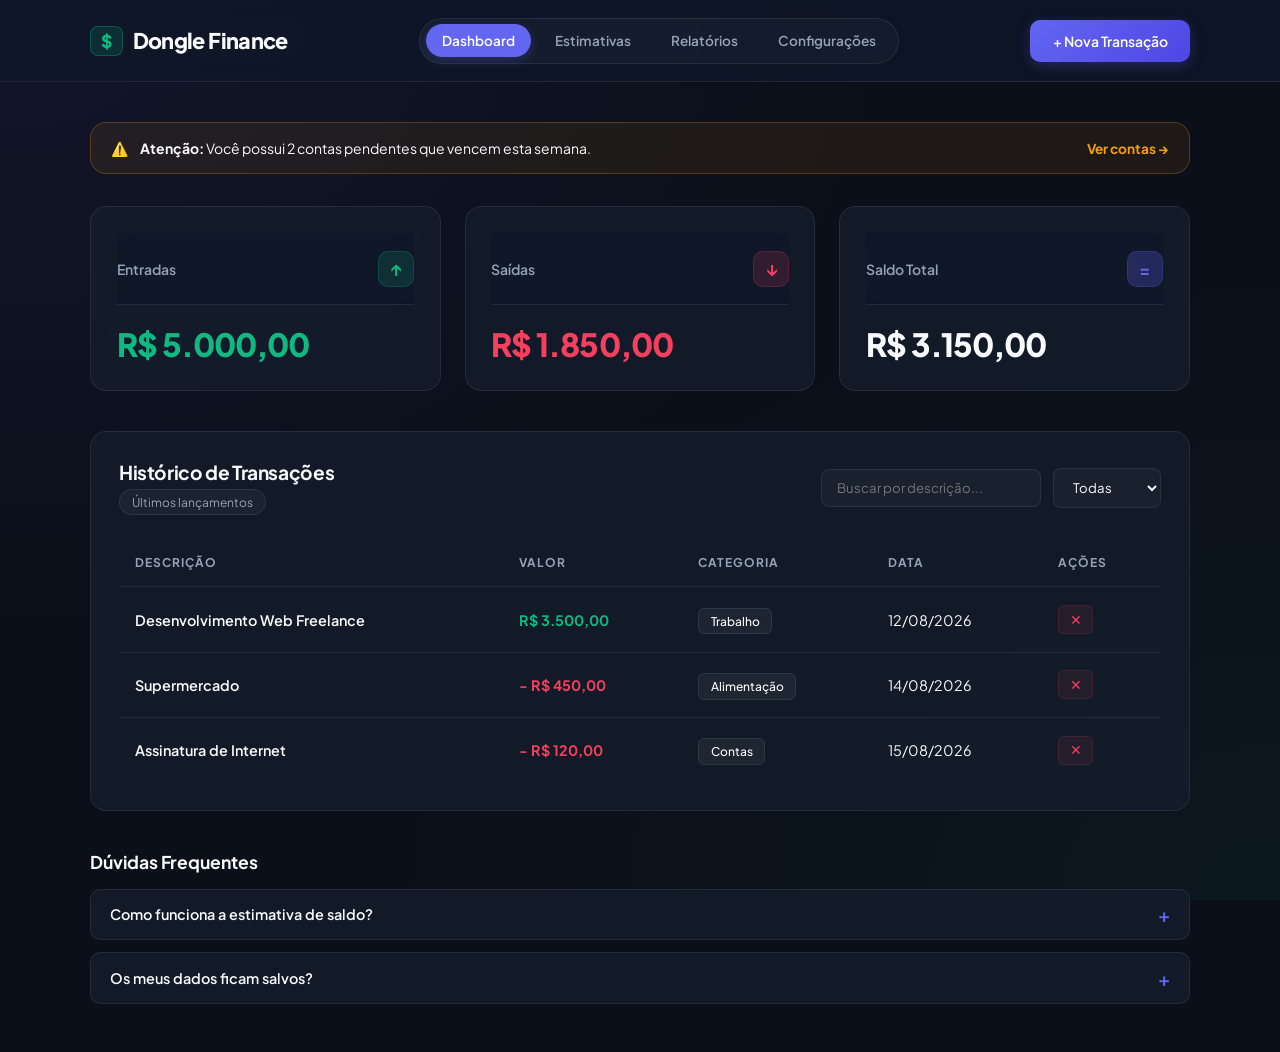
<file: index.html>
<!DOCTYPE html>
<html lang="pt-BR">
<head>
    <meta charset="UTF-8">
    <meta name="viewport" content="width=device-width, initial-scale=1.0">
    <title>Dongle Finance | Dashboard</title>
    <link rel="stylesheet" href="style.css">
</head>
<body>

    <!-- Cabeçalho do App -->
    <header>
        <div class="header-container">
            <div class="logo">
                <span>$</span> Dongle Finance
            </div>
            
            <nav class="nav-menu">
                <a href="index.html" class="nav-link active">Dashboard</a>
                <a href="estimativas.html" class="nav-link">Estimativas</a>
                <a href="relatorios.html" class="nav-link">Relatórios</a>
                <a href="configuracoes.html" class="nav-link">Configurações</a>
            </nav>

            <a href="#modal-transacao" class="btn-primary">+ Nova Transação</a>
        </div>
    </header>

    <main class="dashboard-container">
        <!-- 1. Banner de Alerta -->
        <aside class="alert-banner">
            <div class="alert-content">
                <span class="alert-icon">⚠️</span>
                <p><strong>Atenção:</strong> Você possui 2 contas pendentes que vencem esta semana.</p>
            </div>
            <a href="estimativas.html" class="alert-link">Ver contas &rarr;</a>
        </aside>

        <!-- 2. Cards de Resumo Financeiro -->
        <section class="cards-grid">
            <article class="card card-income">
                <header class="card-header">
                    <span>Entradas</span>
                    <span class="icon">↑</span>
                </header>
                <p class="card-amount" id="total-entradas">R$ 5.000,00</p>
            </article>

            <article class="card card-expense">
                <header class="card-header">
                    <span>Saídas</span>
                    <span class="icon">↓</span>
                </header>
                <p class="card-amount" id="total-saidas">R$ 1.850,00</p>
            </article>

            <article class="card card-total">
                <header class="card-header">
                    <span>Saldo Total</span>
                    <span class="icon">=</span>
                </header>
                <p class="card-amount" id="saldo-total">R$ 3.150,00</p>
            </article>
        </section>

        <!-- 3. Tabela de Extrato / Histórico -->
        <section class="table-section">
            <div class="table-header">
                <div>
                    <h2>Histórico de Transações</h2>
                    <span class="badge">Últimos lançamentos</span>
                </div>

                <div class="table-filters">
                    <input type="text" placeholder="Buscar por descrição..." class="input-search">
                    <select class="select-filter">
                        <option value="todos">Todas</option>
                        <option value="entrada">Entradas</option>
                        <option value="saida">Saídas</option>
                    </select>
                </div>
            </div>

            <div class="table-responsive">
                <table>
                    <thead>
                        <tr>
                            <th>Descrição</th>
                            <th>Valor</th>
                            <th>Categoria</th>
                            <th>Data</th>
                            <th>Ações</th>
                        </tr>
                    </thead>
                    <tbody id="lista-transacoes">
                        <tr class="income">
                            <td class="description">Desenvolvimento Web Freelance</td>
                            <td class="amount">R$ 3.500,00</td>
                            <td><span class="tag-category">Trabalho</span></td>
                            <td>12/08/2026</td>
                            <td><button class="btn-delete" title="Excluir Transação">✕</button></td>
                        </tr>
                        <tr class="expense">
                            <td class="description">Supermercado</td>
                            <td class="amount">- R$ 450,00</td>
                            <td><span class="tag-category">Alimentação</span></td>
                            <td>14/08/2026</td>
                            <td><button class="btn-delete" title="Excluir Transação">✕</button></td>
                        </tr>
                        <tr class="expense">
                            <td class="description">Assinatura de Internet</td>
                            <td class="amount">- R$ 120,00</td>
                            <td><span class="tag-category">Contas</span></td>
                            <td>15/08/2026</td>
                            <td><button class="btn-delete" title="Excluir Transação">✕</button></td>
                        </tr>
                    </tbody>
                </table>
            </div>
        </section>

        <!-- 4. Seção FAQ (Details/Summary) -->
        <section class="faq-section">
            <h3>Dúvidas Frequentes</h3>
            
            <details class="faq-item">
                <summary>Como funciona a estimativa de saldo?</summary>
                <p>A estimativa pega seu saldo atual e calcula a projeção somando os recebimentos futuros pendentes e subtraindo as contas a pagar.</p>
            </details>

            <details class="faq-item">
                <summary>Os meus dados ficam salvos?</summary>
                <p>Sim, ao final da implementação com JavaScript, todas as suas transações ficam salvas de forma segura diretamente no seu navegador (LocalStorage).</p>
            </details>
        </section>
    </main>

    <!-- Modal de Cadastro com Rádios Estilizados -->
    <div id="modal-transacao" class="modal-overlay">
        <div class="modal-content">
            <div class="modal-header">
                <h3>Cadastrar Transação</h3>
                <a href="#" class="btn-close">&times;</a>
            </div>

            <form id="form-transacao">
                <div class="form-group">
                    <label for="descricao">Descrição</label>
                    <input type="text" id="descricao" required placeholder="Ex: Salário, Aluguel, Farmácia">
                </div>

                <!-- Tipo em formato de abas (Radio Buttons) -->
                <div class="form-group">
                    <label>Tipo de Transação</label>
                    <div class="radio-group">
                        <input type="radio" id="tipo-entrada" name="tipo" value="entrada" checked>
                        <label for="tipo-entrada" class="radio-label income-radio">↑ Entrada</label>

                        <input type="radio" id="tipo-saida" name="tipo" value="saida">
                        <label for="tipo-saida" class="radio-label expense-radio">↓ Saída</label>
                    </div>
                </div>

                <div class="form-row">
                    <div class="form-group">
                        <label for="valor">Valor (R$)</label>
                        <input type="number" id="valor" step="0.01" required placeholder="0,00">
                    </div>

                    <div class="form-group">
                        <label for="categoria">Categoria</label>
                        <select id="categoria" required>
                            <option value="alimentacao">Alimentação</option>
                            <option value="trabalho">Trabalho</option>
                            <option value="moradia">Moradia</option>
                            <option value="transporte">Transporte</option>
                            <option value="lazer">Lazer</option>
                            <option value="outros">Outros</option>
                        </select>
                    </div>
                </div>

                <div class="form-row">
                    <div class="form-group">
                        <label for="status">Situação</label>
                        <select id="status" required>
                            <option value="pago">Concluído / Pago</option>
                            <option value="pendente">Pendente / Futuro</option>
                        </select>
                    </div>

                    <div class="form-group">
                        <label for="data">Data de Vencimento/Pagamento</label>
                        <input type="date" id="data" required>
                    </div>
                </div>

                <div class="modal-footer">
                    <a href="#" class="btn-secondary">Cancelar</a>
                    <button type="submit" class="btn-primary">Salvar Transação</button>
                </div>
            </form>
        </div>
    </div>

</body>
</html>
</file>
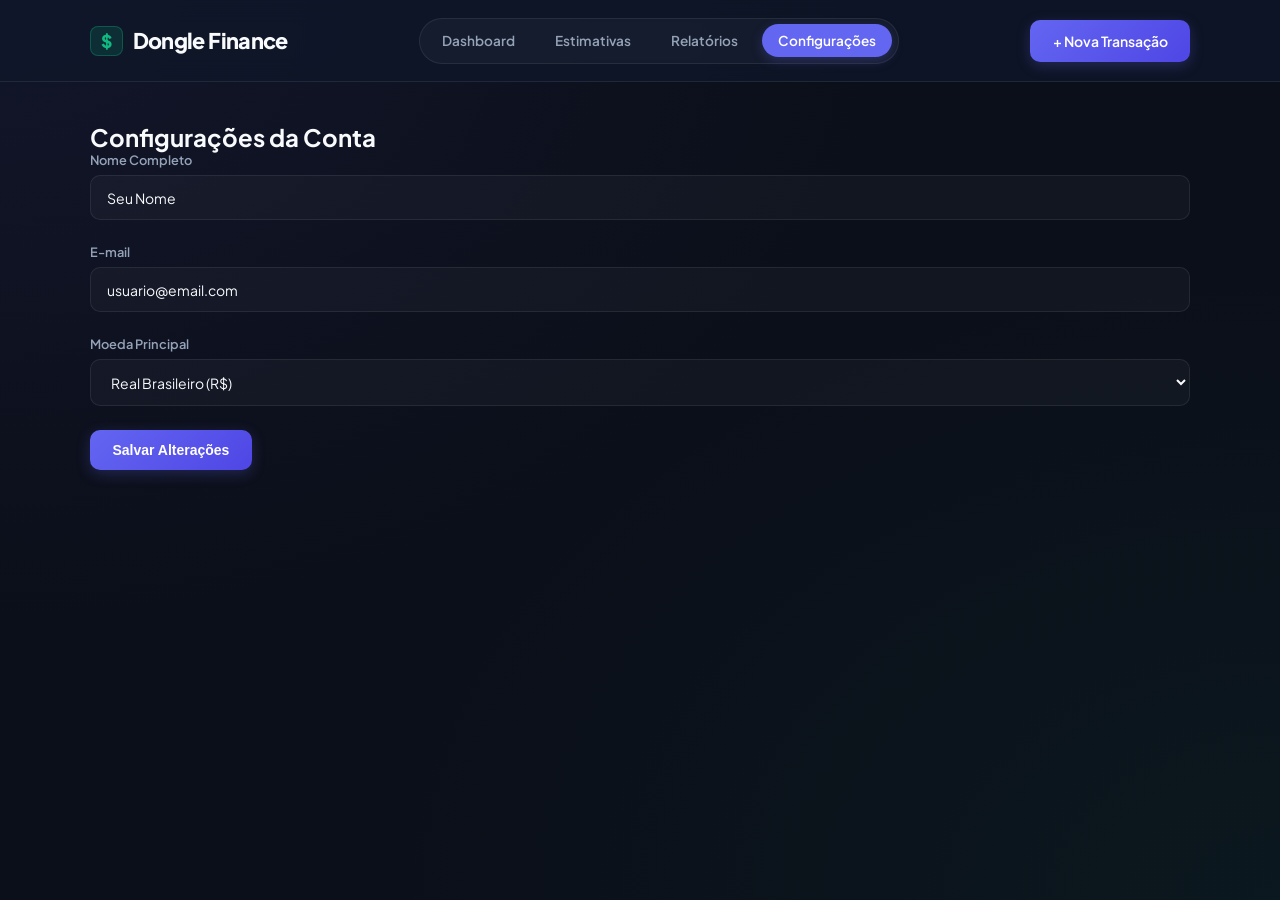
<file: configuracoes.html>
<!DOCTYPE html>
<html lang="pt-BR">
<head>
    <meta charset="UTF-8">
    <meta name="viewport" content="width=device-width, initial-scale=1.0">
    <title>Dongle Finance | Configurações</title>
    <link rel="stylesheet" href="style.css">
</head>
<body>

    <header>
        <div class="header-container">
            <div class="logo">
                <span>$</span> Dongle Finance
            </div>
            
            <nav class="nav-menu">
                <a href="index.html" class="nav-link">Dashboard</a>
                <a href="estimativas.html" class="nav-link">Estimativas</a>
                <a href="relatorios.html" class="nav-link">Relatórios</a>
                <a href="configuracoes.html" class="nav-link active">Configurações</a>
            </nav>

            <a href="index.html#modal-transacao" class="btn-primary">+ Nova Transação</a>
        </div>
    </header>

    <main class="dashboard-container">
        <h2>Configurações da Conta</h2>

        <div class="settings-card">
            <form style="display: flex; flex-direction: column; gap: 1.5rem;">
                <div class="form-group">
                    <label for="nome">Nome Completo</label>
                    <input type="text" id="nome" value="Seu Nome">
                </div>

                <div class="form-group">
                    <label for="email">E-mail</label>
                    <input type="email" id="email" value="usuario@email.com">
                </div>

                <div class="form-group">
                    <label for="moeda">Moeda Principal</label>
                    <select id="moeda">
                        <option value="BRL">Real Brasileiro (R$)</option>
                        <option value="USD">Dólar Americano ($)</option>
                        <option value="EUR">Euro (€)</option>
                    </select>
                </div>

                <div>
                    <button type="button" class="btn-primary">Salvar Alterações</button>
                </div>
            </form>
        </div>
    </main>

</body>
</html>
</file>
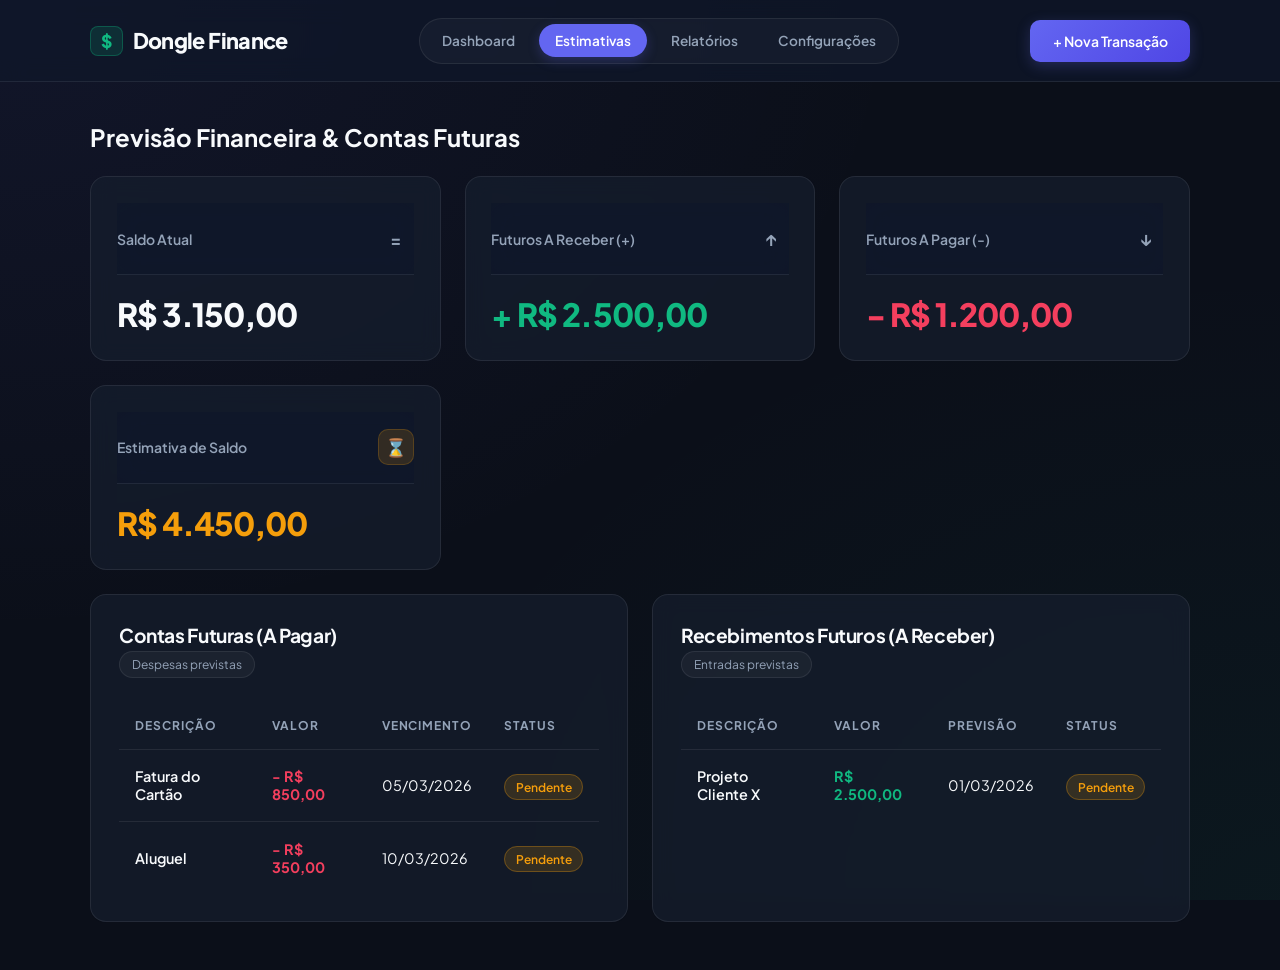
<file: estimativas.html>
<!DOCTYPE html>
<html lang="pt-BR">
<head>
    <meta charset="UTF-8">
    <meta name="viewport" content="width=device-width, initial-scale=1.0">
    <title>Dongle Finance | Estimativas Futuras</title>
    <link rel="stylesheet" href="style.css">
</head>
<body>

    <header>
        <div class="header-container">
            <div class="logo">
                <span>$</span> Dongle Finance
            </div>
            
            <nav class="nav-menu">
                <a href="index.html" class="nav-link">Dashboard</a>
                <a href="estimativas.html" class="nav-link active">Estimativas</a>
                <a href="relatorios.html" class="nav-link">Relatórios</a>
                <a href="configuracoes.html" class="nav-link">Configurações</a>
            </nav>

            <a href="index.html#modal-transacao" class="btn-primary">+ Nova Transação</a>
        </div>
    </header>

    <main class="dashboard-container">
        <h2>Previsão Financeira & Contas Futuras</h2>

        <!-- Cards com o Cálculo da Estimativa -->
        <section class="cards-grid" style="margin-top: 1.5rem;">
            <article class="card">
                <header class="card-header">
                    <span>Saldo Atual</span>
                    <span class="icon">=</span>
                </header>
                <p class="card-amount" id="saldo-atual-estimativa">R$ 3.150,00</p>
            </article>

            <article class="card">
                <header class="card-header">
                    <span>Futuros A Receber (+)</span>
                    <span class="icon">↑</span>
                </header>
                <p class="card-amount" style="color: var(--income);">+ R$ 2.500,00</p>
            </article>

            <article class="card">
                <header class="card-header">
                    <span>Futuros A Pagar (-)</span>
                    <span class="icon">↓</span>
                </header>
                <p class="card-amount" style="color: var(--expense);">- R$ 1.200,00</p>
            </article>

            <article class="card card-projected">
                <header class="card-header">
                    <span>Estimativa de Saldo</span>
                    <span class="icon">⌛</span>
                </header>
                <p class="card-amount" id="saldo-projetado">R$ 4.450,00</p>
            </article>
        </section>

        <!-- Tabelas de Lançamentos Futuros -->
        <div class="future-grid">
            
            <!-- Contas Futuras a Pagar -->
            <section class="table-section" style="margin-top: 0;">
                <div class="table-header">
                    <div>
                        <h2>Contas Futuras (A Pagar)</h2>
                        <span class="badge">Despesas previstas</span>
                    </div>
                </div>

                <div class="table-responsive">
                    <table>
                        <thead>
                            <tr>
                                <th>Descrição</th>
                                <th>Valor</th>
                                <th>Vencimento</th>
                                <th>Status</th>
                            </tr>
                        </thead>
                        <tbody>
                            <tr class="expense">
                                <td class="description">Fatura do Cartão</td>
                                <td class="amount">- R$ 850,00</td>
                                <td>05/03/2026</td>
                                <td><span class="status-badge status-pending">Pendente</span></td>
                            </tr>
                            <tr class="expense">
                                <td class="description">Aluguel</td>
                                <td class="amount">- R$ 350,00</td>
                                <td>10/03/2026</td>
                                <td><span class="status-badge status-pending">Pendente</span></td>
                            </tr>
                        </tbody>
                    </table>
                </div>
            </section>

            <!-- Recebimentos Futuros -->
            <section class="table-section" style="margin-top: 0;">
                <div class="table-header">
                    <div>
                        <h2>Recebimentos Futuros (A Receber)</h2>
                        <span class="badge">Entradas previstas</span>
                    </div>
                </div>

                <div class="table-responsive">
                    <table>
                        <thead>
                            <tr>
                                <th>Descrição</th>
                                <th>Valor</th>
                                <th>Previsão</th>
                                <th>Status</th>
                            </tr>
                        </thead>
                        <tbody>
                            <tr class="income">
                                <td class="description">Projeto Cliente X</td>
                                <td class="amount">R$ 2.500,00</td>
                                <td>01/03/2026</td>
                                <td><span class="status-badge status-pending">Pendente</span></td>
                            </tr>
                        </tbody>
                    </table>
                </div>
            </section>

        </div>
    </main>

</body>
</html>
</file>
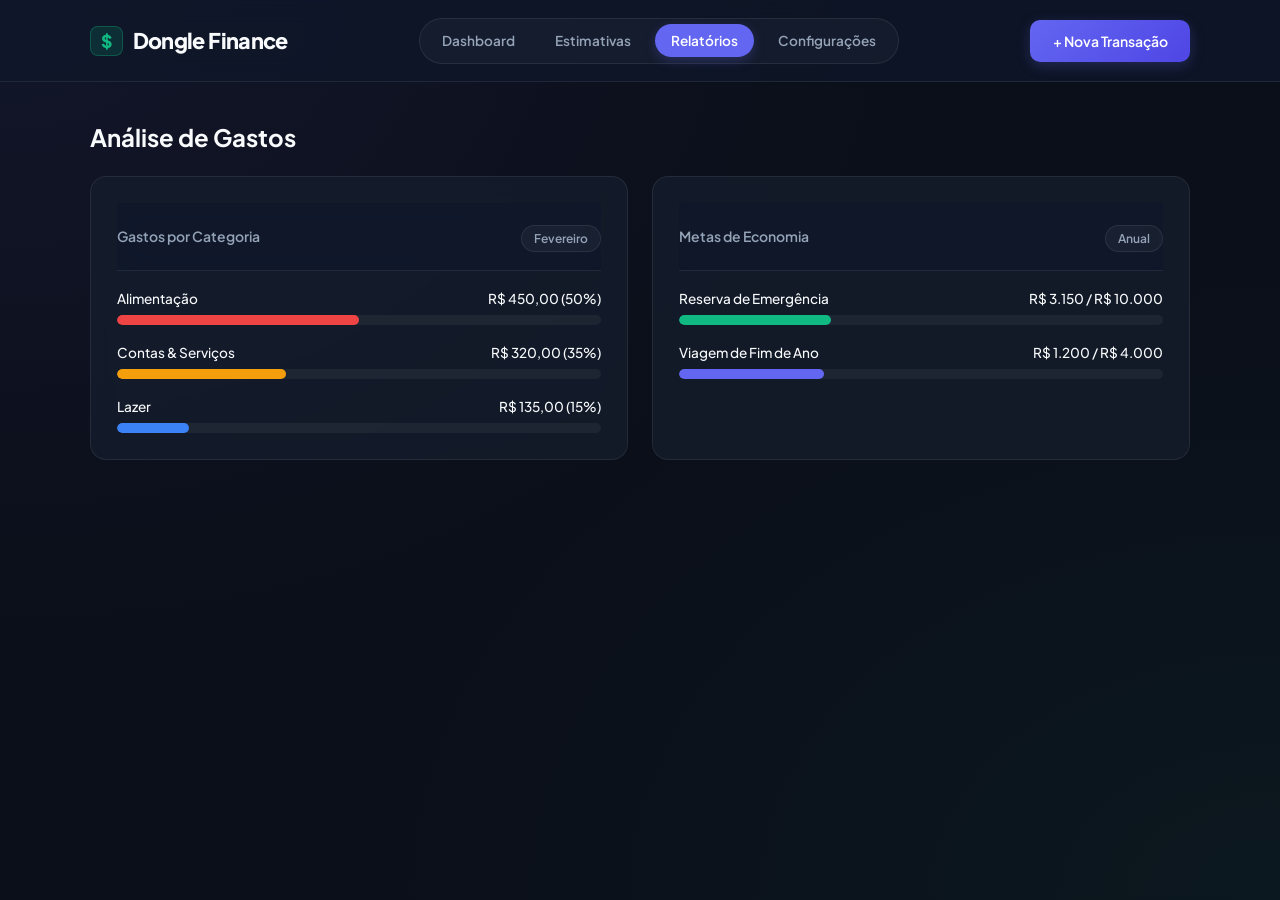
<file: relatorios.html>
<!DOCTYPE html>
<html lang="pt-BR">
<head>
    <meta charset="UTF-8">
    <meta name="viewport" content="width=device-width, initial-scale=1.0">
    <title>Dongle Finance | Relatórios</title>
    <link rel="stylesheet" href="style.css">
</head>
<body>

    <header>
        <div class="header-container">
            <div class="logo">
                <span>$</span> Dongle Finance
            </div>
            
            <nav class="nav-menu">
                <a href="index.html" class="nav-link">Dashboard</a>
                <a href="estimativas.html" class="nav-link">Estimativas</a>
                <a href="relatorios.html" class="nav-link active">Relatórios</a>
                <a href="configuracoes.html" class="nav-link">Configurações</a>
            </nav>

            <a href="index.html#modal-transacao" class="btn-primary">+ Nova Transação</a>
        </div>
    </header>

    <main class="dashboard-container">
        <h2>Análise de Gastos</h2>

        <div class="reports-grid">
            <section class="card">
                <header class="card-header">
                    <span>Gastos por Categoria</span>
                    <span class="badge">Fevereiro</span>
                </header>

                <div class="category-progress">
                    <div class="progress-item">
                        <div class="progress-info">
                            <span>Alimentação</span>
                            <span>R$ 450,00 (50%)</span>
                        </div>
                        <div class="progress-bar">
                            <div class="progress-fill" style="width: 50%; background-color: #EF4444;"></div>
                        </div>
                    </div>

                    <div class="progress-item">
                        <div class="progress-info">
                            <span>Contas & Serviços</span>
                            <span>R$ 320,00 (35%)</span>
                        </div>
                        <div class="progress-bar">
                            <div class="progress-fill" style="width: 35%; background-color: #F59E0B;"></div>
                        </div>
                    </div>

                    <div class="progress-item">
                        <div class="progress-info">
                            <span>Lazer</span>
                            <span>R$ 135,00 (15%)</span>
                        </div>
                        <div class="progress-bar">
                            <div class="progress-fill" style="width: 15%; background-color: #3B82F6;"></div>
                        </div>
                    </div>
                </div>
            </section>

            <section class="card">
                <header class="card-header">
                    <span>Metas de Economia</span>
                    <span class="badge">Anual</span>
                </header>

                <div class="category-progress">
                    <div class="progress-item">
                        <div class="progress-info">
                            <span>Reserva de Emergência</span>
                            <span>R$ 3.150 / R$ 10.000</span>
                        </div>
                        <div class="progress-bar">
                            <div class="progress-fill" style="width: 31.5%; background-color: #10B981;"></div>
                        </div>
                    </div>

                    <div class="progress-item">
                        <div class="progress-info">
                            <span>Viagem de Fim de Ano</span>
                            <span>R$ 1.200 / R$ 4.000</span>
                        </div>
                        <div class="progress-bar">
                            <div class="progress-fill" style="width: 30%; background-color: #6366F1;"></div>
                        </div>
                    </div>
                </div>
            </section>
        </div>
    </main>

</body>
</html>
</file>
<file: style.css>
@import url('https://fonts.googleapis.com/css2?family=Plus+Jakarta+Sans:wght@400;500;600;700;800&display=swap');

:root {
    /* Cores de Fundo */
    --bg-main: #0B0F19;
    --card-bg: rgba(22, 30, 46, 0.7);
    --card-bg-solid: #161E2E;
    --card-border: rgba(255, 255, 255, 0.08);
    --card-border-hover: rgba(255, 255, 255, 0.18);

    /* Cores de Texto */
    --text-primary: #F8FAFC;
    --text-muted: #94A3B8;

    /* Destaques Financeiros (Neon Tech) */
    --income: #10B981;
    --income-glow: rgba(16, 185, 129, 0.15);
    --expense: #F43F5E;
    --expense-glow: rgba(244, 63, 94, 0.15);
    --accent: #6366F1;
    --accent-hover: #4F46E5;
    --accent-glow: rgba(99, 102, 241, 0.25);
    
    --pending: #F59E0B;
    --pending-glow: rgba(245, 158, 11, 0.15);

    --font-family: 'Plus Jakarta Sans', sans-serif;
    --radius: 16px;
    --transition: all 0.25s cubic-bezier(0.4, 0, 0.2, 1);
}

* {
    margin: 0;
    padding: 0;
    box-sizing: border-box;
}

body {
    background-color: var(--bg-main);
    background-image: 
        radial-gradient(at 0% 0%, rgba(99, 102, 241, 0.08) 0px, transparent 50%),
        radial-gradient(at 100% 100%, rgba(16, 185, 129, 0.05) 0px, transparent 50%);
    background-attachment: fixed;
    color: var(--text-primary);
    font-family: var(--font-family);
    min-height: 100vh;
    padding-bottom: 3rem;
    -webkit-font-smoothing: antialiased;
}

/* --- Cabeçalho Moderno --- */
header {
    background-color: rgba(15, 23, 42, 0.75);
    backdrop-filter: blur(12px);
    -webkit-backdrop-filter: blur(12px);
    border-bottom: 1px solid var(--card-border);
    position: sticky;
    top: 0;
    z-index: 100;
    padding: 1.1rem 0;
}

.header-container {
    max-width: 1100px;
    width: 90%;
    margin: 0 auto;
    display: flex;
    justify-content: space-between;
    align-items: center;
}

.logo {
    font-size: 1.35rem;
    font-weight: 800;
    display: flex;
    align-items: center;
    gap: 0.6rem;
    letter-spacing: -0.03em;
}

.logo span {
    color: var(--income);
    background: var(--income-glow);
    border: 1px solid rgba(16, 185, 129, 0.3);
    padding: 0.2rem 0.65rem;
    border-radius: 8px;
    font-size: 1.1rem;
}

/* Menu de Navegação */
.nav-menu {
    display: flex;
    gap: 0.5rem;
    background: rgba(255, 255, 255, 0.03);
    padding: 0.35rem;
    border-radius: 30px;
    border: 1px solid var(--card-border);
}

.nav-link {
    color: var(--text-muted);
    text-decoration: none;
    font-size: 0.85rem;
    font-weight: 600;
    padding: 0.5rem 1rem;
    border-radius: 20px;
    transition: var(--transition);
}

.nav-link:hover {
    color: var(--text-primary);
}

.nav-link.active {
    color: #FFF;
    background-color: var(--accent);
    box-shadow: 0 4px 12px var(--accent-glow);
}

/* Botões */
.btn-primary {
    background: linear-gradient(135deg, var(--accent), var(--accent-hover));
    color: #FFF;
    text-decoration: none;
    padding: 0.75rem 1.4rem;
    border-radius: 10px;
    font-weight: 600;
    font-size: 0.875rem;
    border: none;
    cursor: pointer;
    box-shadow: 0 4px 14px var(--accent-glow);
    transition: var(--transition);
    display: inline-block;
}

.btn-primary:hover {
    transform: translateY(-2px);
    box-shadow: 0 6px 20px rgba(99, 102, 241, 0.4);
}

.btn-secondary {
    background-color: transparent;
    color: var(--text-muted);
    text-decoration: none;
    padding: 0.75rem 1.25rem;
    border-radius: 10px;
    font-size: 0.875rem;
    font-weight: 500;
    transition: var(--transition);
}

.btn-secondary:hover {
    color: var(--text-primary);
    background: rgba(255, 255, 255, 0.05);
}

/* Dashboard Layout */
.dashboard-container {
    max-width: 1100px;
    width: 90%;
    margin: 2.5rem auto 0;
}

/* --- Banner de Alerta --- */
.alert-banner {
    background: rgba(245, 158, 11, 0.08);
    border: 1px solid rgba(245, 158, 11, 0.25);
    border-radius: var(--radius);
    padding: 1rem 1.25rem;
    margin-bottom: 2rem;
    display: flex;
    justify-content: space-between;
    align-items: center;
    gap: 1rem;
}

.alert-content {
    display: flex;
    align-items: center;
    gap: 0.75rem;
    font-size: 0.875rem;
}

.alert-link {
    color: var(--pending);
    text-decoration: none;
    font-size: 0.85rem;
    font-weight: 700;
    white-space: nowrap;
}

.alert-link:hover { text-decoration: underline; }

/* --- Cards de Resumo --- */
.cards-grid {
    display: grid;
    grid-template-columns: repeat(auto-fit, minmax(280px, 1fr));
    gap: 1.5rem;
}

.card {
    background: var(--card-bg);
    backdrop-filter: blur(10px);
    -webkit-backdrop-filter: blur(10px);
    border: 1px solid var(--card-border);
    padding: 1.6rem;
    border-radius: var(--radius);
    transition: var(--transition);
}

.card:hover {
    border-color: var(--card-border-hover);
    transform: translateY(-3px);
}

.card-header {
    display: flex;
    justify-content: space-between;
    align-items: center;
    color: var(--text-muted);
    font-size: 0.875rem;
    font-weight: 600;
    margin-bottom: 1.2rem;
}

.card-header .icon {
    font-weight: 700;
    width: 36px;
    height: 36px;
    border-radius: 10px;
    display: flex;
    align-items: center;
    justify-content: center;
    font-size: 1.1rem;
}

.card-income .icon { color: var(--income); background: var(--income-glow); border: 1px solid rgba(16, 185, 129, 0.2); }
.card-expense .icon { color: var(--expense); background: var(--expense-glow); border: 1px solid rgba(244, 63, 94, 0.2); }
.card-total .icon { color: var(--accent); background: var(--accent-glow); border: 1px solid rgba(99, 102, 241, 0.2); }
.card-projected .icon { color: var(--pending); background: var(--pending-glow); border: 1px solid rgba(245, 158, 11, 0.2); }

.card-amount {
    font-size: 2rem;
    font-weight: 800;
    letter-spacing: -0.03em;
}

.card-income .card-amount { color: var(--income); }
.card-expense .card-amount { color: var(--expense); }
.card-projected .card-amount { color: var(--pending); }

/* --- Tabela do Histórico --- */
.table-section {
    background: var(--card-bg);
    backdrop-filter: blur(10px);
    -webkit-backdrop-filter: blur(10px);
    border: 1px solid var(--card-border);
    border-radius: var(--radius);
    margin-top: 2.5rem;
    padding: 1.75rem;
}

.table-header {
    display: flex;
    justify-content: space-between;
    align-items: center;
    margin-bottom: 1.5rem;
}

.table-header h2 {
    font-size: 1.2rem;
    font-weight: 700;
    letter-spacing: -0.02em;
}

.badge {
    font-size: 0.75rem;
    color: var(--text-muted);
    background-color: rgba(255, 255, 255, 0.04);
    padding: 0.3rem 0.75rem;
    border-radius: 20px;
    border: 1px solid var(--card-border);
    display: inline-block;
    margin-top: 0.3rem;
}

.table-filters {
    display: flex;
    gap: 0.75rem;
    align-items: center;
}

.input-search, .select-filter {
    padding: 0.6rem 0.9rem;
    font-size: 0.825rem;
    border-radius: 8px;
}

.input-search { width: 220px; }

.table-responsive {
    overflow-x: auto;
}

table {
    width: 100%;
    border-collapse: separate;
    border-spacing: 0;
    text-align: left;
}

th {
    color: var(--text-muted);
    font-size: 0.75rem;
    font-weight: 700;
    text-transform: uppercase;
    letter-spacing: 0.08em;
    padding: 1rem;
    border-bottom: 1px solid var(--card-border);
}

td {
    padding: 1.1rem 1rem;
    font-size: 0.9rem;
    border-bottom: 1px solid var(--card-border);
    transition: var(--transition);
}

tbody tr:hover td {
    background-color: rgba(255, 255, 255, 0.02);
}

tbody tr:last-child td {
    border-bottom: none;
}

.description { font-weight: 600; }
.income .amount { color: var(--income); font-weight: 700; }
.expense .amount { color: var(--expense); font-weight: 700; }

.tag-category {
    background-color: rgba(255, 255, 255, 0.05);
    color: var(--text-primary);
    padding: 0.3rem 0.7rem;
    border-radius: 6px;
    font-size: 0.75rem;
    font-weight: 500;
    border: 1px solid var(--card-border);
}

.btn-delete {
    background: rgba(244, 63, 94, 0.08);
    border: 1px solid rgba(244, 63, 94, 0.15);
    color: var(--expense);
    cursor: pointer;
    font-size: 0.85rem;
    padding: 0.35rem 0.65rem;
    border-radius: 6px;
    transition: var(--transition);
    position: relative;
}

.btn-delete:hover {
    background-color: var(--expense);
    color: #FFF;
    box-shadow: 0 0 12px var(--expense-glow);
}

/* Badges de Status */
.status-badge {
    padding: 0.3rem 0.65rem;
    border-radius: 20px;
    font-size: 0.75rem;
    font-weight: 600;
}

.status-pending {
    background-color: var(--pending-glow);
    color: var(--pending);
    border: 1px solid rgba(245, 158, 11, 0.3);
}

.status-completed {
    background-color: var(--income-glow);
    color: var(--income);
    border: 1px solid rgba(16, 185, 129, 0.3);
}

/* --- FAQ Accordion (Details/Summary) --- */
.faq-section {
    margin-top: 2.5rem;
    display: flex;
    flex-direction: column;
    gap: 0.75rem;
}

.faq-section h3 {
    font-size: 1.1rem;
    margin-bottom: 0.2rem;
}

.faq-item {
    background: var(--card-bg);
    border: 1px solid var(--card-border);
    border-radius: 10px;
    padding: 0.8rem 1.2rem;
    transition: var(--transition);
}

.faq-item[open] {
    border-color: var(--card-border-hover);
}

.faq-item summary {
    font-weight: 600;
    font-size: 0.9rem;
    cursor: pointer;
    list-style: none;
    display: flex;
    justify-content: space-between;
    align-items: center;
}

.faq-item summary::after {
    content: '+';
    font-size: 1.2rem;
    color: var(--accent);
}

.faq-item[open] summary::after {
    content: '−';
}

.faq-item p {
    margin-top: 0.75rem;
    font-size: 0.85rem;
    color: var(--text-muted);
    line-height: 1.5;
}

/* --- Modal com Animação --- */
.modal-overlay {
    position: fixed;
    top: 0; left: 0; right: 0; bottom: 0;
    background-color: rgba(11, 15, 25, 0.85);
    backdrop-filter: blur(8px);
    -webkit-backdrop-filter: blur(8px);
    display: flex;
    justify-content: center;
    align-items: center;
    opacity: 0;
    pointer-events: none;
    transition: var(--transition);
    z-index: 1000;
}

.modal-overlay:target {
    opacity: 1;
    pointer-events: auto;
}

.modal-content {
    background-color: var(--card-bg-solid);
    border: 1px solid var(--card-border-hover);
    border-radius: 20px;
    width: 90%;
    max-width: 480px;
    padding: 2rem;
    box-shadow: 0 25px 50px -12px rgba(0, 0, 0, 0.7);
    transform: scale(0.95) translateY(-10px);
    transition: var(--transition);
}

.modal-overlay:target .modal-content {
    transform: scale(1) translateY(0);
}

.modal-header {
    display: flex;
    justify-content: space-between;
    align-items: center;
    margin-bottom: 1.5rem;
}

.modal-header h3 {
    font-size: 1.25rem;
    font-weight: 700;
}

.btn-close {
    color: var(--text-muted);
    text-decoration: none;
    font-size: 1.5rem;
    line-height: 1;
    width: 32px;
    height: 32px;
    display: flex;
    align-items: center;
    justify-content: center;
    border-radius: 50%;
    transition: var(--transition);
}

.btn-close:hover {
    color: var(--text-primary);
    background: rgba(255, 255, 255, 0.08);
}

/* Form e Radio Buttons Customizados */
form {
    display: flex;
    flex-direction: column;
    gap: 1.2rem;
}

.form-group {
    display: flex;
    flex-direction: column;
    gap: 0.4rem;
    flex: 1;
}

.form-row {
    display: flex;
    gap: 1rem;
}

label {
    font-size: 0.8rem;
    color: var(--text-muted);
    font-weight: 600;
}

input, select {
    background-color: rgba(255, 255, 255, 0.03);
    border: 1px solid var(--card-border);
    color: var(--text-primary);
    padding: 0.8rem 1rem;
    border-radius: 10px;
    font-family: var(--font-family);
    font-size: 0.875rem;
    outline: none;
    transition: var(--transition);
}

input:focus, select:focus {
    border-color: var(--accent);
    background-color: rgba(255, 255, 255, 0.05);
    box-shadow: 0 0 0 3px var(--accent-glow);
}

/* Radio Buttons Estilizados */
.radio-group {
    display: flex;
    gap: 0.5rem;
    background: rgba(255, 255, 255, 0.03);
    padding: 0.25rem;
    border-radius: 10px;
    border: 1px solid var(--card-border);
}

.radio-group input[type="radio"] {
    display: none;
}

.radio-label {
    flex: 1;
    text-align: center;
    padding: 0.6rem;
    font-size: 0.85rem;
    font-weight: 600;
    border-radius: 8px;
    cursor: pointer;
    transition: var(--transition);
    color: var(--text-muted);
}

.radio-group input[value="entrada"]:checked + .income-radio {
    background-color: var(--income-glow);
    color: var(--income);
    border: 1px solid rgba(16, 185, 129, 0.3);
}

.radio-group input[value="saida"]:checked + .expense-radio {
    background-color: var(--expense-glow);
    color: var(--expense);
    border: 1px solid rgba(244, 63, 94, 0.3);
}

.modal-footer {
    display: flex;
    justify-content: flex-end;
    align-items: center;
    gap: 0.75rem;
    margin-top: 0.5rem;
}

/* Páginas Secundárias */
.reports-grid, .future-grid {
    display: grid;
    grid-template-columns: repeat(auto-fit, minmax(320px, 1fr));
    gap: 1.5rem;
    margin-top: 1.5rem;
}

.category-progress {
    display: flex;
    flex-direction: column;
    gap: 1.2rem;
    margin-top: 1.2rem;
}

.progress-item {
    display: flex;
    flex-direction: column;
    gap: 0.5rem;
}

.progress-info {
    display: flex;
    justify-content: space-between;
    font-size: 0.85rem;
    font-weight: 500;
}

.progress-bar {
    background-color: rgba(255, 255, 255, 0.05);
    height: 10px;
    border-radius: 20px;
    overflow: hidden;
}

.progress-fill {
    height: 100%;
    border-radius: 20px;
}

/* Responsividade */
@media (max-width: 768px) {
    .header-container {
        flex-direction: column;
        gap: 1.2rem;
    }

    .nav-menu {
        width: 100%;
        justify-content: center;
    }

    .alert-banner {
        flex-direction: column;
        align-items: flex-start;
    }

    .table-header {
        flex-direction: column;
        align-items: flex-start;
        gap: 1rem;
    }

    .table-filters {
        width: 100%;
    }

    .input-search {
        flex: 1;
    }

    .form-row {
        flex-direction: column;
    }
}
</file>
